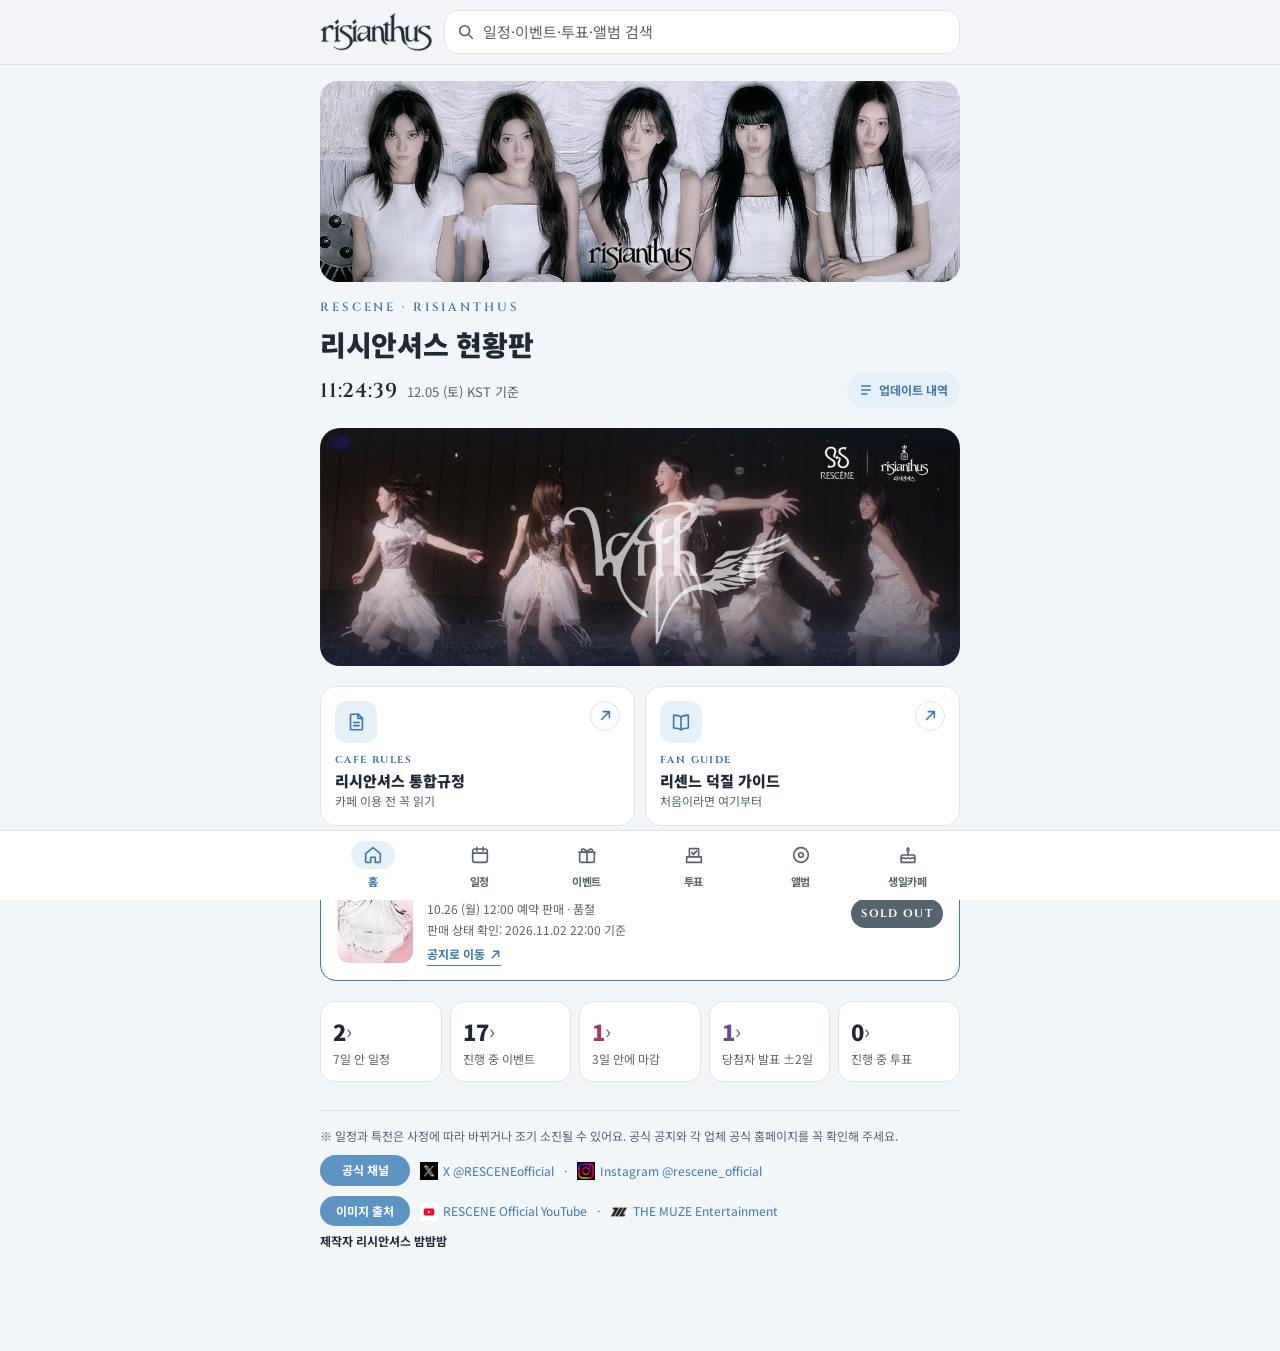
<file: add-function/index.html>
<!doctype html>
<html lang="ko">
<head>
<meta charset="utf-8">
<link rel="icon" type="image/png" href="assets/favicon.png">
<meta name="viewport" content="width=device-width, initial-scale=1.0, viewport-fit=cover">
<title>리시안셔스 현황판 · RESCENE</title>
<meta name="description" content="리센느 PULSE 컴백 카운트다운, 다가오는 일정, 이벤트 마감 현황을 한눈에 보는 리시안셔스 팬 제작 현황판">
<meta property="og:type" content="website">
<meta property="og:title" content="리시안셔스 현황판 · RESCENE">
<meta property="og:description" content="컴백 카운트다운 · 다가오는 일정 · 이벤트 마감 현황">
<meta name="theme-color" content="#3F78AB">
<meta name="apple-mobile-web-app-capable" content="yes">
<meta name="apple-mobile-web-app-title" content="리센느 현황판">
<link rel="preconnect" href="https://fonts.googleapis.com">
<link rel="stylesheet" href="https://fonts.googleapis.com/css2?family=Cinzel:wght@500;600;700&family=Noto+Sans+KR:wght@400;500;700;900&display=swap">
<link rel="stylesheet" href="style.css">
</head>
<body>


<header class="topbar">
  <div class="topbar-in">
    <a class="logo" href="https://cafe.naver.com/re5cene" target="_blank" rel="noopener" aria-label="리시안셔스 네이버 카페로 가기"></a>
    <div class="search">
      <svg viewBox="0 0 20 20" width="18" height="18" aria-hidden="true"><circle cx="8.5" cy="8.5" r="5.5" fill="none" stroke="currentColor" stroke-width="1.8"/><path d="m13 13 4 4" stroke="currentColor" stroke-width="1.8" stroke-linecap="round"/></svg>
      <label class="sr" for="q">검색</label>
      <input id="q" type="search" placeholder="일정·이벤트·투표·앨범 검색" autocomplete="off" enterkeyhint="search">
      <button class="clear" id="qClear" type="button" aria-label="검색어 지우기" hidden><svg viewBox="0 0 16 16" width="14" height="14" aria-hidden="true"><path d="M4 4l8 8M12 4l-8 8" stroke="currentColor" stroke-width="1.8" stroke-linecap="round"/></svg></button>
    </div>
  </div>
</header>

<div class="wrap">
  <section id="home" role="tabpanel" aria-labelledby="tab-home">
  <div class="home-head">
    <a class="banner-link" href="https://cafe.naver.com/re5cene" target="_blank" rel="noopener" aria-label="리시안셔스 네이버 카페로 가기">
      <img class="banner" src="assets/image-02.jpeg" alt="리센느 다섯 멤버 단체 사진과 risianthus 로고" width="1080" height="340">
    </a>
    <div class="eyebrow">RESCENE · RISIANTHUS</div>
    <h1>리시안셔스 현황판</h1>
        <div class="clock-row">
      <div class="clock"><b class="tnum" id="clock">--:--:--</b><span id="today">KST 기준</span></div>
      <button class="upd-btn" id="updBtn" type="button" aria-haspopup="dialog">
        <svg viewBox="0 0 16 16" width="14" height="14" aria-hidden="true"><path d="M3 3.5h10M3 8h10M3 12.5h6" fill="none" stroke="currentColor" stroke-width="1.7" stroke-linecap="round"/></svg>
        업데이트 내역<span class="upd-dot" id="updDot" hidden></span>
      </button>
    </div>
  </div>
  <div class="home-result" id="homeResult" aria-live="polite" hidden></div>

  <img
  class="comeback-banner"
  src="assets/현황판 대문_위드로고.png"
  alt="RESCENE × RISIANTHUS 메인 이미지"
  width="1920"
  height="714"
>
  <div class="hp-row">
    <a class="hp-card" href="https://cafe.naver.com/re5cene/1436" target="_blank" rel="noopener" aria-label="리시안셔스 통합규정 열기">
      <span class="hp-top">
        <span class="hp-ic" aria-hidden="true"><svg viewBox="0 0 24 24" width="22" height="22"><path d="M7 3.5h7.5L19 8v11.5a1 1 0 0 1-1 1H7a1 1 0 0 1-1-1v-15a1 1 0 0 1 1-1z" fill="none" stroke="currentColor" stroke-width="1.8" stroke-linejoin="round"/><path d="M14 3.5V8h5M9.5 12.5h6M9.5 16h6" fill="none" stroke="currentColor" stroke-width="1.8" stroke-linecap="round" stroke-linejoin="round"/></svg></span>
        <span class="hp-go" aria-hidden="true"><svg viewBox="0 0 16 16" width="14" height="14"><path d="M6 3h7v7M13 3 4 12" fill="none" stroke="currentColor" stroke-width="1.8" stroke-linecap="round" stroke-linejoin="round"/></svg></span>
      </span>
      <span class="ls-text">
        <span class="ls-eyebrow">CAFE RULES</span>
        <b class="hp-title">리시안셔스 통합규정</b>
        <span class="ls-sub">카페 이용 전 꼭 읽기</span>
      </span>
    </a>
    <a class="hp-card" href="https://cafe.naver.com/re5cene/1652" target="_blank" rel="noopener" aria-label="리센느 덕질 가이드 열기">
      <span class="hp-top">
        <span class="hp-ic" aria-hidden="true"><svg viewBox="0 0 24 24" width="22" height="22"><path d="M12 6.5C10.3 5 8 4.5 4 4.5v14c4 0 6.3.5 8 2 1.7-1.5 4-2 8-2v-14c-4 0-6.3.5-8 2z" fill="none" stroke="currentColor" stroke-width="1.8" stroke-linejoin="round"/><path d="M12 6.5v14" fill="none" stroke="currentColor" stroke-width="1.8" stroke-linecap="round"/></svg></span>
        <span class="hp-go" aria-hidden="true"><svg viewBox="0 0 16 16" width="14" height="14"><path d="M6 3h7v7M13 3 4 12" fill="none" stroke="currentColor" stroke-width="1.8" stroke-linecap="round" stroke-linejoin="round"/></svg></span>
      </span>
      <span class="ls-text">
        <span class="ls-eyebrow">FAN GUIDE</span>
        <b class="hp-title">리센느 덕질 가이드</b>
        <span class="ls-sub">처음이라면 여기부터</span>
      </span>
    </a>
  </div>
  <a class="ls-card" href="https://naver.me/xSB3cGuj" target="_blank" rel="noopener" aria-label="RESCENE 공식 응원봉 V2 판매 공지 열기">
    <img class="ls-img" src="assets/image-04.jpeg" alt="RESCENE 공식 응원봉 V2" width="200" height="261">
    <span class="ls-text">
      <span class="ls-eyebrow">OFFICIAL LIGHT STICK</span>
      <b class="ls-title">RESCENE OFFICIAL LIGHT STICK V2</b>
      <span class="ls-sub" id="lsSub">10.26 (월) 12:00 판매 시작</span>
      <span class="ls-sub" id="lsChecked"></span>
      <span class="ls-go">공지로 이동<svg viewBox="0 0 16 16" width="12" height="12" aria-hidden="true"><path d="M6 3h7v7M13 3 4 12" fill="none" stroke="currentColor" stroke-width="1.8" stroke-linecap="round" stroke-linejoin="round"/></svg></span>
    </span>
    <span class="ls-badge" id="lsBadge">COMING SOON</span>
  </a>

  <div class="summary" id="summary"></div>

  </section>

  <section id="schedule" role="tabpanel" aria-labelledby="tab-schedule">
    <div class="sec-head">
      <h2><small>SCHEDULE</small>일정</h2>
      <div class="head-right">
        <span class="basis" data-updated title=""><svg viewBox="0 0 16 16" width="13" height="13" aria-hidden="true"><path d="M13.5 8A5.5 5.5 0 1 1 11.9 4.1" fill="none" stroke="currentColor" stroke-width="1.7" stroke-linecap="round"/><path d="M12.4 1.8v2.7H9.7" fill="none" stroke="currentColor" stroke-width="1.7" stroke-linecap="round" stroke-linejoin="round"/><path d="M8 5.2V8l1.9 1.3" fill="none" stroke="currentColor" stroke-width="1.7" stroke-linecap="round"/></svg><span class="basis-date"></span></span>
      </div>
    </div>
    <div class="result" id="scheduleResult" aria-live="polite" hidden></div>
    <div class="filters" role="group" aria-label="월 선택 (여러 개 선택 가능)" id="monthFilters"></div>
    <div class="next" id="next"></div>
    <div id="days"></div>
    <button class="btn" id="pastBtn" type="button"></button>
    <div id="pastDays" hidden></div>
  </section>

  <section id="collab" role="tabpanel" aria-labelledby="tab-collab" hidden>
    <div class="sec-head">
      <h2><small>EVENT</small>이벤트</h2>
      <div class="head-right">
        <div class="sort" role="group" aria-label="정렬 기준" data-sort="collab"><button type="button" data-v="end">마감순</button><button type="button" data-v="start">시작순</button></div>
        <span class="basis" data-updated title=""><svg viewBox="0 0 16 16" width="13" height="13" aria-hidden="true"><path d="M13.5 8A5.5 5.5 0 1 1 11.9 4.1" fill="none" stroke="currentColor" stroke-width="1.7" stroke-linecap="round"/><path d="M12.4 1.8v2.7H9.7" fill="none" stroke="currentColor" stroke-width="1.7" stroke-linecap="round" stroke-linejoin="round"/><path d="M8 5.2V8l1.9 1.3" fill="none" stroke="currentColor" stroke-width="1.7" stroke-linecap="round"/></svg><span class="basis-date"></span></span>
      </div>
    </div>
    <div class="filters" role="group" aria-label="보기 필터 (여러 개 선택 가능)" id="filters"></div>
    <div class="result" id="searchResult" aria-live="polite" hidden></div>
    <div class="cards" id="cards"></div>
    <button class="btn" id="endedBtn" type="button"></button>
  </section>

  <section id="vote" role="tabpanel" aria-labelledby="tab-vote" hidden>
    <div class="sec-head">
      <h2><small>VOTE</small>투표</h2>
      <div class="head-right">
        <div class="sort" role="group" aria-label="정렬 기준" data-sort="vote"><button type="button" data-v="end">마감순</button><button type="button" data-v="start">시작순</button></div>
        <span class="basis" data-updated title=""><svg viewBox="0 0 16 16" width="13" height="13" aria-hidden="true"><path d="M13.5 8A5.5 5.5 0 1 1 11.9 4.1" fill="none" stroke="currentColor" stroke-width="1.7" stroke-linecap="round"/><path d="M12.4 1.8v2.7H9.7" fill="none" stroke="currentColor" stroke-width="1.7" stroke-linecap="round" stroke-linejoin="round"/><path d="M8 5.2V8l1.9 1.3" fill="none" stroke="currentColor" stroke-width="1.7" stroke-linecap="round"/></svg><span class="basis-date"></span></span>
      </div>
    </div>
    <div class="result" id="voteResult" aria-live="polite" hidden></div>
    <div class="cal" id="cal">
      <div class="cal-head">
        <div class="cal-title" id="calTitle"></div>
        <div class="cal-nav">
          <button type="button" id="calPrev" aria-label="이전 달"><svg viewBox="0 0 16 16" width="14" height="14" aria-hidden="true"><path d="M10 3 5 8l5 5" fill="none" stroke="currentColor" stroke-width="1.8" stroke-linecap="round" stroke-linejoin="round"/></svg></button>
          <button type="button" id="calNext" aria-label="다음 달"><svg viewBox="0 0 16 16" width="14" height="14" aria-hidden="true"><path d="m6 3 5 5-5 5" fill="none" stroke="currentColor" stroke-width="1.8" stroke-linecap="round" stroke-linejoin="round"/></svg></button>
        </div>
      </div>
      <div class="cal-grid" id="calGrid"></div>
      <div class="cal-legend"><span><i></i>투표 마감일</span><span><i class="o"></i>마감된 투표</span><span>날짜를 누르면 해당 투표로 이동해요</span></div>
    </div>
    <div class="cards" id="votes"></div>
    <button class="btn" id="voteEndedBtn" type="button"></button>
  </section>

  <section id="album" role="tabpanel" aria-labelledby="tab-album" hidden>
    <div class="sec-head">
      <h2><small>ALBUM GUIDE</small>앨범</h2>
    </div>
    <div class="al-hero">
      <div class="al-hero-text">
        <span class="lbl">RESCENE 4TH MINI ALBUM</span>
        <b>[ PULSE ] 예약 판매</b>
        <span class="tnum">10.13 (화) 12:00 ~ 11.02 (월) 23:59</span>
      </div>
      <span class="status" id="preorderStatus"></span>
    </div>

    <h3 class="sub-h"><small>COMPONENTS</small>버전별 구성</h3>
    <div class="ver-tabs" role="group" aria-label="앨범 버전 선택" id="verTabs"></div>
    <div class="ver-box" id="verBox" aria-live="polite"></div>
    <details class="terms">
      <summary>Wappen · Locket이 뭐예요?</summary>
      <p><b>Wappen (와펜)</b> 이름, 로고 같은 상징을 나타내는 장식용 패치예요. 군복에 붙이는 부대 마크도 와펜의 일종이에요.</p>
      <p><b>Locket (로켓)</b> 사진 등을 넣어 목걸이에 다는 작은 갑이에요. 가족이나 연인 사진을 넣는 용도로 영화에도 자주 나와요.</p>
    </details>
    <p class="al-note">※ 앨범 구성품은 모두 랜덤이에요. 여러 개를 사도 세트로 지급되지 않아요.</p>

    <div class="sub-row">
      <h3 class="sub-h"><small>WHERE TO BUY</small>판매처별 특전<span class="sub-note">카드를 누르면 포토카드 Preview가 떠요</span></h3>
      <label class="switch"><input type="checkbox" id="calcToggle" role="switch"><span class="track" aria-hidden="true"></span><span>계산기</span></label>
    </div>
    <p class="al-note" id="calcHint" hidden>※ 카드의 +/− 로 수량을 담으면 아래에 합계가 나와요. 가격은 판매처 기준이라 배송비·할인은 빠져 있어요.</p>
    <div class="result" id="albumResult" aria-live="polite" hidden></div>
    <div class="filters" role="group" aria-label="판매처 종류 (여러 개 선택 가능)" id="storeFilters"></div>
    <div class="filters" role="group" aria-label="앨범 버전 (여러 개 선택 가능)" id="verFilters"></div>
    <div class="cards" id="stores"></div>
    <p class="al-note">※ 한정 수량이라 조기 소진될 수 있으니 구매 전 꼭 확인해 주세요.</p>

    <h3 class="sub-h"><small>ALBUMS</small>미공개 포토카드 전부 모으려면</h3>
    <div class="collect" id="collect"></div>
    <p class="al-note">※ YES24 QR 특전은 QR SET 구매 기준으로 계산했어요. YES24 Guardian 특전은 중복 없다는 가정 하에 5개로 잡았어요, 올리브영·무신사 오프라인은 온라인과 같은 이미지라 한 번만 계산했어요.</p>
  </section>

    <section id="bday" role="tabpanel" aria-labelledby="tab-bday" hidden>
    <div class="sec-head">
      <h2><small>BIRTHDAY CAFE</small>생일카페</h2>
      <div class="head-right">
        <span class="basis" data-updated title=""><svg viewBox="0 0 16 16" width="13" height="13" aria-hidden="true"><path d="M13.5 8A5.5 5.5 0 1 1 11.9 4.1" fill="none" stroke="currentColor" stroke-width="1.7" stroke-linecap="round"/><path d="M12.4 1.8v2.7H9.7" fill="none" stroke="currentColor" stroke-width="1.7" stroke-linecap="round" stroke-linejoin="round"/><path d="M8 5.2V8l1.9 1.3" fill="none" stroke="currentColor" stroke-width="1.7" stroke-linecap="round"/></svg><span class="basis-date"></span></span>
      </div>
    </div>
    <div class="b-heroes" id="bdHero"></div>
    <div class="b-map" id="bdMap" hidden>
      <div class="b-map-head">
        <div class="b-map-title" id="bdMapTitle"></div>
        <button class="b-map-close" id="bdMapClose" type="button" aria-label="지도 닫기"><svg viewBox="0 0 16 16" width="14" height="14" aria-hidden="true"><path d="M4 4l8 8M12 4l-8 8" stroke="currentColor" stroke-width="1.8" stroke-linecap="round"/></svg></button>
      </div>
      <div class="b-map-jump" id="bdMapJump"></div>
      <div class="b-map-box" id="bdMapBox"><div class="b-map-err">지도를 불러오는 중…</div></div>
      <div class="b-map-note" id="bdMapNote"></div>
    </div>
    <div class="filters" role="group" aria-label="생일 멤버" id="bdWho"></div>
    <div class="filters" role="group" aria-label="지역" id="bdRegion"></div>
    <div class="b-days-wrap"><div class="b-days" role="group" aria-label="날짜별로 보기" id="bdDays"></div></div>
    <div class="result" id="bdCount" aria-live="polite"></div>
    <div class="cards" id="bdCards"></div>
    <button class="btn" id="bdEndedBtn" type="button"></button>
    <p class="al-note">※ 운영 시간·특전 수량은 카페마다 달라요. 방문 전 주최 계정 공지를 꼭 확인해 주세요.</p>
  </section>

  <footer>
  <span>※ 일정과 특전은 사정에 따라 바뀌거나 조기 소진될 수 있어요. 공식 공지와 각 업체 공식 홈페이지를 꼭 확인해 주세요.</span>
  <div class="footer-credit-row"><span class="footer-credit-label">공식 채널</span><div class="footer-credit-links"><a href="https://x.com/RESCENEofficial" target="_blank" rel="noopener noreferrer"><img src="assets/트위터 로고.png" alt="">X @RESCENEofficial</a><span class="footer-credit-sep">·</span><a href="https://www.instagram.com/rescene_official" target="_blank" rel="noopener noreferrer"><img src="assets/인스타 로고.png" alt="">Instagram @rescene_official</a></div></div>
  <div class="footer-credit-row"><span class="footer-credit-label">이미지 출처</span><div class="footer-credit-links"><a href="https://www.youtube.com/@RESCENE_official" target="_blank" rel="noopener noreferrer"><img src="assets/유튜브 로고.png" alt="">RESCENE Official YouTube</a><span class="footer-credit-sep">·</span><a href="https://themuze.kr/" target="_blank" rel="noopener noreferrer"><img src="assets/더뮤즈 로고.png" alt="">THE MUZE Entertainment</a></div></div>
  <span class="maker">제작자 리시안셔스 밤밤밤</span>
</footer>
</div>

<nav class="bnav" role="tablist" aria-label="메뉴">
  <div class="bnav-in">
    <button class="bn" role="tab" id="tab-home" aria-controls="home" type="button"><span class="ic"><svg viewBox="0 0 24 24" width="22" height="22" aria-hidden="true"><path d="M4 10.5 12 4l8 6.5V19a1 1 0 0 1-1 1h-4.5v-5.5h-5V20H5a1 1 0 0 1-1-1z" fill="none" stroke="currentColor" stroke-width="1.8" stroke-linecap="round" stroke-linejoin="round"/></svg></span>홈</button>
    <button class="bn" role="tab" id="tab-schedule" aria-controls="schedule" type="button"><span class="ic"><svg viewBox="0 0 24 24" width="22" height="22" aria-hidden="true"><rect x="4" y="5.5" width="16" height="14.5" rx="2.5" fill="none" stroke="currentColor" stroke-width="1.8" stroke-linecap="round" stroke-linejoin="round"/><path d="M4 10h16M8.5 3.5v4M15.5 3.5v4" fill="none" stroke="currentColor" stroke-width="1.8" stroke-linecap="round" stroke-linejoin="round"/></svg></span>일정</button>
    <button class="bn" role="tab" id="tab-collab" aria-controls="collab" type="button"><span class="ic"><svg viewBox="0 0 24 24" width="22" height="22" aria-hidden="true"><rect x="4" y="9" width="16" height="11" rx="1.5" fill="none" stroke="currentColor" stroke-width="1.8" stroke-linecap="round" stroke-linejoin="round"/><path d="M3 9h18M12 9v11M12 9C10.5 5 6 4.5 6 7s3.5 2 6 2c2.5 0 6 .5 6-2s-4.5-2-6 2" fill="none" stroke="currentColor" stroke-width="1.8" stroke-linecap="round" stroke-linejoin="round"/></svg></span>이벤트</button>
    <button class="bn" role="tab" id="tab-vote" aria-controls="vote" type="button"><span class="ic"><svg viewBox="0 0 24 24" width="22" height="22" aria-hidden="true"><path d="M4 14h16v6H4zM7 14V5h10v9" fill="none" stroke="currentColor" stroke-width="1.8" stroke-linecap="round" stroke-linejoin="round"/><path d="m9.5 9.5 2 2 3.5-4" fill="none" stroke="currentColor" stroke-width="1.8" stroke-linecap="round" stroke-linejoin="round"/></svg></span>투표</button>
    <button class="bn" role="tab" id="tab-album" aria-controls="album" type="button"><span class="ic"><svg viewBox="0 0 24 24" width="22" height="22" aria-hidden="true"><circle cx="12" cy="12" r="8" fill="none" stroke="currentColor" stroke-width="1.8" stroke-linecap="round" stroke-linejoin="round"/><circle cx="12" cy="12" r="2.5" fill="none" stroke="currentColor" stroke-width="1.8" stroke-linecap="round" stroke-linejoin="round"/></svg></span>앨범</button>
    <button class="bn" role="tab" id="tab-bday" aria-controls="bday" type="button"><span class="ic"><svg viewBox="0 0 24 24" width="22" height="22" aria-hidden="true"><path d="M4.5 20h15v-6.5a1.5 1.5 0 0 0-1.5-1.5H6a1.5 1.5 0 0 0-1.5 1.5z" fill="none" stroke="currentColor" stroke-width="1.8" stroke-linejoin="round"/><path d="M4.5 16c1.3 0 1.3-1 2.5-1s1.3 1 2.5 1 1.3-1 2.5-1 1.3 1 2.5 1 1.3-1 2.5-1 1.3 1 2.5 1M12 12V8.5" fill="none" stroke="currentColor" stroke-width="1.8" stroke-linecap="round" stroke-linejoin="round"/><path d="M12 4.2c.9 1 1.2 1.7 1.2 2.3a1.2 1.2 0 0 1-2.4 0c0-.6.3-1.3 1.2-2.3z" fill="none" stroke="currentColor" stroke-width="1.6" stroke-linejoin="round"/></svg></span>생일카페</button>
  </div>
</nav>

<dialog class="vmodal" id="verModal" aria-labelledby="verModalTitle">
  <div class="vm-head">
    <h3 id="verModalTitle">버전 구성</h3>
    <button class="vm-close" id="verModalClose" type="button" aria-label="닫기"><svg viewBox="0 0 16 16" width="16" height="16" aria-hidden="true"><path d="M4 4l8 8M12 4l-8 8" stroke="currentColor" stroke-width="1.8" stroke-linecap="round"/></svg></button>
  </div>
  <div class="vm-body"><img id="verModalImg" alt=""></div>
</dialog>

<dialog class="vmodal upd-modal" id="updModal" aria-labelledby="updModalTitle">
  <div class="vm-head">
    <h3 id="updModalTitle">업데이트 내역<small id="updCount"></small></h3>
    <button class="vm-close" id="updModalClose" type="button" aria-label="닫기"><svg viewBox="0 0 16 16" width="16" height="16" aria-hidden="true"><path d="M4 4l8 8M12 4l-8 8" stroke="currentColor" stroke-width="1.8" stroke-linecap="round"/></svg></button>
  </div>
  <div class="vm-body"><ol class="upd-list" id="updList"></ol></div>
</dialog>

<div class="calcbar" id="calcBar" hidden>
  <details id="calcDetails">
    <summary>
      <span class="cb-l"><span class="cb-k">합계</span><b class="tnum" id="calcTotal">0원</b></span>
      <span class="cb-r"><span class="tnum" id="calcCount">0개 선택</span><svg viewBox="0 0 16 16" width="14" height="14" aria-hidden="true"><path d="m4 10 4-4 4 4" fill="none" stroke="currentColor" stroke-width="1.8" stroke-linecap="round" stroke-linejoin="round"/></svg></span>
    </summary>
    <ul class="cb-list" id="calcList"></ul>
    <button class="btn" id="calcReset" type="button">전체 비우기</button>
  </details>
</div>

<script src="script-1.js"></script>

<script src="script-2.js"></script>

<script src="script-bday.js"></script>
</body>
</html>
</file>
<file: add-function/style.css>
html,body{margin:0}

:root{
  --bg:#F3F6F9; --surface:#FFFFFF; --ink:#1F2A36; --muted:#56646F; --line:#DCE4EA;
  --accent:#3F78AB; --accent-soft:#E6F0F9; --sky:#9CC3E4;
  --rose:#A83A58; --rose-soft:#F8E6EC; --green:#2E5E4A; --green-soft:#DDEBE4; --amber:#8A5A12; --amber-soft:#F6ECDC; --violet:#6A4C9C; --violet-soft:#EEE8F6;
  --cb:#4F6E86; --cb-ink:#FFFFFF; --chip-edge:rgba(31,42,54,.2);
  --display:'Cinzel','Noto Sans KR',serif; --body:'Noto Sans KR','Apple SD Gothic Neo','Malgun Gothic',sans-serif;
}
@media (prefers-color-scheme: dark){:root:not([data-theme="light"]){
  --bg:#0F151C; --surface:#17202A; --ink:#E5ECF2; --muted:#9DABB8; --line:#2A3745;
  --accent:#8DB7DD; --accent-soft:#1C2C3C; --sky:#4E7495;
  --rose:#EC94AD; --rose-soft:#3A1E28; --green:#8FCBAF; --green-soft:#1A2D24; --amber:#E2B46E; --amber-soft:#33281A; --violet:#C4B0EA; --violet-soft:#2A2238; --cb:#34506A; --chip-edge:rgba(255,255,255,.28); color-scheme:dark}}
:root[data-theme="dark"]{
  --bg:#0F151C; --surface:#17202A; --ink:#E5ECF2; --muted:#9DABB8; --line:#2A3745;
  --accent:#8DB7DD; --accent-soft:#1C2C3C; --sky:#4E7495;
  --rose:#EC94AD; --rose-soft:#3A1E28; --green:#8FCBAF; --green-soft:#1A2D24; --amber:#E2B46E; --amber-soft:#33281A; --violet:#C4B0EA; --violet-soft:#2A2238; --cb:#34506A; --chip-edge:rgba(255,255,255,.28); color-scheme:dark}
*{box-sizing:border-box}
[hidden]{display:none!important}
body{background:var(--bg);color:var(--ink);font-family:var(--body);font-size:15px;line-height:1.55;
  padding-left:max(16px,env(safe-area-inset-left,0px));padding-right:max(16px,env(safe-area-inset-right,0px))}
body{padding-bottom:calc(68px + env(safe-area-inset-bottom,0px))}
.wrap{max-width:640px;margin:0 auto;padding-block:16px 32px;display:flex;flex-direction:column;gap:28px}
a{color:var(--accent)}
:focus-visible{outline:2px solid var(--accent);outline-offset:2px;border-radius:6px}
.tnum{font-variant-numeric:tabular-nums}

.topbar{position:sticky;top:0;z-index:20;margin-left:calc(-1 * max(16px,env(safe-area-inset-left,0px)));margin-right:calc(-1 * max(16px,env(safe-area-inset-right,0px)));background:color-mix(in srgb,var(--bg) 90%,transparent);-webkit-backdrop-filter:blur(10px);backdrop-filter:blur(10px);border-bottom:1px solid var(--line)}
.topbar-in{max-width:672px;margin:0 auto;padding:calc(env(safe-area-inset-top,0px) + 10px) max(16px,env(safe-area-inset-right,0px)) 10px max(16px,env(safe-area-inset-left,0px));display:flex;align-items:center;gap:12px}
.logo{flex:none;display:block;width:112px;aspect-ratio:282/96;background:var(--ink);-webkit-mask:url("assets/image-01.png") center/contain no-repeat;mask:url("assets/image-01.png") center/contain no-repeat;transition:background .15s}
.logo:hover{background:var(--accent)}
.topbar .search{flex:1;min-width:0;padding-left:12px}
.topbar .search input{min-height:42px;padding:9px 0}
@media (max-width:420px){.logo{width:96px}.topbar-in{gap:10px}}
.home-head{display:flex;flex-direction:column;gap:6px}
#home{gap:20px}
.home-result{background:var(--surface);border:1px solid var(--line);border-radius:16px;padding:14px 16px;display:flex;flex-direction:column;gap:10px}
.home-result .jump{display:grid;grid-template-columns:repeat(2,1fr);gap:6px}
.home-result .jump button{font:inherit;font-size:14px;font-weight:700;color:var(--ink);background:var(--bg);border:1px solid var(--line);border-radius:12px;min-height:48px;padding:8px 12px;display:flex;justify-content:space-between;align-items:center;gap:8px;cursor:pointer;text-align:left}
.home-result .jump button:hover{border-color:var(--accent);color:var(--accent)}
.home-result .jump button:disabled{opacity:.45;cursor:default;border-color:var(--line);color:var(--muted)}
.home-result .jump b{font-variant-numeric:tabular-nums;color:var(--accent)}
.sub-row{display:flex;justify-content:space-between;align-items:flex-end;gap:12px;margin-top:10px}
.sub-row .sub-h{margin:0}
.sub-note{display:inline-block;margin-left:8px;font-size:12px;font-weight:500;letter-spacing:0;color:var(--muted);vertical-align:2px}
@media (max-width:420px){.sub-note{display:block;margin:4px 0 0}}
.switch{display:inline-flex;align-items:center;gap:8px;font-size:13px;font-weight:700;color:var(--ink);cursor:pointer;min-height:44px;user-select:none}
.switch input{position:absolute;opacity:0;width:1px;height:1px}
.switch .track{width:42px;height:24px;border-radius:999px;background:var(--line);position:relative;transition:background .15s;flex:none}
.switch .track::after{content:"";position:absolute;top:3px;left:3px;width:18px;height:18px;border-radius:999px;background:var(--surface);box-shadow:0 1px 2px rgba(0,0,0,.25);transition:transform .15s}
.switch input:checked + .track{background:var(--accent)}
.switch input:checked + .track::after{transform:translateX(18px)}
.switch input:focus-visible + .track{outline:2px solid var(--accent);outline-offset:2px}
.crows{display:flex;flex-direction:column;gap:6px;border-top:1px dashed var(--line);padding-top:8px}
.crow{display:grid;grid-template-columns:1fr auto auto;align-items:center;gap:10px;font-size:13px}
.crow .cl{color:var(--muted);font-family:var(--display);font-size:11px;letter-spacing:.06em;min-width:0}
.crow .cp{font-weight:700}
.crow.on .cl{color:var(--accent);font-weight:700}
.step{display:inline-flex;align-items:center;border:1px solid var(--line);border-radius:999px;background:var(--bg)}
.step button{font:inherit;width:34px;height:34px;border:0;background:transparent;color:var(--ink);border-radius:999px;cursor:pointer;font-size:17px;line-height:1;display:inline-flex;align-items:center;justify-content:center}
.step button:hover:not(:disabled){background:var(--accent-soft);color:var(--accent)}
.step button:disabled{opacity:.3;cursor:default}
.step output{min-width:22px;text-align:center;font-weight:900;font-variant-numeric:tabular-nums}
.crow.na{color:var(--muted);font-size:12px}
.calcbar{position:fixed;left:0;right:0;bottom:calc(64px + env(safe-area-inset-bottom,0px));z-index:19;padding:0 max(12px,env(safe-area-inset-right,0px)) 8px max(12px,env(safe-area-inset-left,0px));pointer-events:none}
.calcbar details{max-width:616px;margin:0 auto;background:var(--ink);color:var(--surface);border-radius:16px;box-shadow:0 6px 20px rgba(0,0,0,.18);pointer-events:auto;overflow:hidden}
.calcbar summary{list-style:none;display:flex;justify-content:space-between;align-items:center;gap:12px;padding:12px 16px;cursor:pointer;min-height:52px}
.calcbar summary::-webkit-details-marker{display:none}
.cb-l{display:flex;align-items:baseline;gap:8px}
.cb-k{font-size:12px;opacity:.75}
.cb-l b{font-size:20px;font-weight:900}
.cb-r{display:inline-flex;align-items:center;gap:6px;font-size:12px;opacity:.85}
.calcbar details[open] .cb-r svg{transform:rotate(180deg)}
.cb-list{list-style:none;margin:0;padding:0 16px;max-height:40vh;overflow:auto;display:flex;flex-direction:column;gap:6px;font-size:13px}
.cb-list li{display:flex;justify-content:space-between;gap:10px;padding-top:6px;border-top:1px solid color-mix(in srgb,var(--surface) 18%,transparent)}
.cb-list li span:last-child{white-space:nowrap;font-variant-numeric:tabular-nums;font-weight:700}
.cb-list .em{opacity:.7;border:0}
.calcbar .btn{margin:10px 16px 14px;color:var(--surface);border-color:color-mix(in srgb,var(--surface) 35%,transparent);min-height:40px;padding:6px 14px}
.calcbar .btn:hover{background:color-mix(in srgb,var(--surface) 12%,transparent)}
body.calc-open{padding-bottom:calc(136px + env(safe-area-inset-bottom,0px))}
@media (prefers-reduced-motion:reduce){.switch .track,.switch .track::after{transition:none}}
.bnav{position:fixed;left:0;right:0;bottom:0;z-index:20;background:var(--surface);border-top:1px solid var(--line);padding:4px max(6px,env(safe-area-inset-right,0px)) calc(4px + env(safe-area-inset-bottom,0px)) max(6px,env(safe-area-inset-left,0px))}
.bnav-in{max-width:640px;margin:0 auto;display:grid;grid-template-columns:repeat(5,1fr);gap:2px}
.bn{font:inherit;font-size:11px;font-weight:700;color:var(--muted);background:transparent;border:0;border-radius:12px;min-height:56px;padding:6px 2px;display:flex;flex-direction:column;align-items:center;justify-content:center;gap:4px;cursor:pointer;white-space:nowrap;letter-spacing:-.02em}
.bn .ic{position:relative;display:inline-flex;align-items:center;justify-content:center;width:44px;height:28px;border-radius:999px;transition:background .15s}
.bn:hover{color:var(--ink)}
.bn[aria-selected="true"]{color:var(--accent)}
.bn[aria-selected="true"] .ic{background:var(--accent-soft)}
.bn .cnt{position:absolute;top:-4px;right:2px;font-size:10px;font-weight:900;min-width:18px;height:18px;padding:0 4px;border-radius:999px;background:var(--rose);color:var(--surface);display:inline-flex;align-items:center;justify-content:center;border:2px solid var(--surface)}
@media (prefers-reduced-motion:reduce){.bn .ic,.logo{transition:none}}
.home-head .banner-link{display:block;margin-bottom:10px;border-radius:18px;transition:transform .15s,filter .15s}
.home-head .banner-link:hover{filter:brightness(1.04);transform:translateY(-1px)}
@media (prefers-reduced-motion:reduce){.home-head .banner-link{transition:none}.home-head .banner-link:hover{transform:none}}
.eyebrow{font-family:var(--display);letter-spacing:.24em;font-size:12px;color:var(--accent);font-weight:600}
h1{margin:0;font-size:28px;font-weight:900;letter-spacing:-.01em;text-wrap:balance}
.clock{display:flex;gap:10px;align-items:baseline;flex-wrap:wrap;color:var(--muted);font-size:13px}
.clock b{font-family:var(--display);font-size:20px;color:var(--ink);font-weight:600;letter-spacing:.04em}


.comeback{background:var(--cb);color:var(--cb-ink);border-radius:20px;padding:22px 20px;display:flex;flex-direction:column;gap:10px;position:relative;overflow:hidden}
.comeback .lbl{font-family:var(--display);letter-spacing:.2em;font-size:12px;opacity:.85}
.comeback .title{font-size:17px;font-weight:700}
.cd{display:grid;grid-template-columns:repeat(4,1fr);gap:8px}
.cd div{background:color-mix(in srgb,var(--cb-ink) 14%,transparent);border-radius:12px;padding:10px 4px;text-align:center}
.cd b{display:block;font-family:var(--display);font-size:30px;line-height:1.1;font-weight:700}
.cd span{font-size:11px;opacity:.9}
.comeback .sub{font-size:13px;opacity:.92}
.cb-top{display:flex;justify-content:space-between;align-items:center;gap:12px}
.cb-text{display:flex;flex-direction:column;gap:6px;min-width:0}
.pulse-logo{height:76px;width:auto;flex:none;margin:-6px -2px -4px 0}
.comeback-banner {display: block;width: 100%;height: auto;border-radius: 20px;}
.banner{display:block;width:100%;height:auto;aspect-ratio:1080/340;object-fit:cover;border-radius:18px;background:var(--line)}

.summary{display:grid;grid-template-columns:repeat(4,1fr);gap:8px}
@media (max-width:520px){.summary{grid-template-columns:repeat(2,1fr)}}
.summary button{font:inherit;color:var(--ink);text-align:left;cursor:pointer;background:var(--surface);border:1px solid var(--line);border-radius:14px;padding:12px;display:flex;flex-direction:column;gap:2px;min-height:44px;transition:border-color .15s,transform .15s}
.summary button:hover{border-color:var(--accent)}
.summary button:active{transform:scale(.98)}
.summary .st{display:flex;justify-content:space-between;align-items:center;font-size:inherit;color:inherit}
.summary .st .arr{font-size:20px;line-height:1;color:var(--muted)}
.summary button:hover .arr{color:var(--accent)}
@media (prefers-reduced-motion:reduce){.summary button{transition:none}.summary button:active{transform:none}}
.summary b{font-size:22px;font-weight:900}
.summary button > span:last-child{font-size:12px;color:var(--muted)}
.summary .hot b{color:var(--rose)}

section{display:flex;flex-direction:column;gap:14px;scroll-margin-top:72px}
.sec-head{display:flex;justify-content:space-between;align-items:baseline;gap:8px;flex-wrap:wrap}
h2{margin:0;font-size:20px;font-weight:900}
h2 small{font-family:var(--display);font-size:11px;letter-spacing:.2em;color:var(--accent);display:block;font-weight:600}
.head-right{display:flex;align-items:center;gap:6px;flex-wrap:wrap;justify-content:flex-end;align-self:center}
.sort{display:inline-flex;background:var(--surface);border:1px solid var(--line);border-radius:999px;padding:2px;gap:2px}
.sort button{font:inherit;font-size:12px;font-weight:700;border:0;background:transparent;color:var(--muted);border-radius:999px;padding:4px 10px;min-height:30px;cursor:pointer;white-space:nowrap}
.sort button:hover{color:var(--ink)}
.sort button[aria-pressed="true"]{background:var(--ink);color:var(--surface)}
.basis{display:inline-flex;align-items:center;gap:5px;font-size:12px;font-weight:700;color:var(--accent);background:var(--accent-soft);padding:5px 10px;border-radius:999px;font-variant-numeric:tabular-nums;white-space:nowrap;align-self:center}

.next{background:var(--surface);border:1px solid var(--line);border-radius:16px;padding:16px;display:flex;flex-direction:column;gap:4px}
.next .k{font-size:12px;color:var(--accent);font-weight:700;letter-spacing:.06em}
.next .t{font-size:17px;font-weight:700}
.next .m{font-size:13px;color:var(--muted)}

.day{display:grid;grid-template-columns:64px 1fr;gap:12px}
.day+.day{border-top:1px dashed var(--line);padding-top:14px}
.dlabel{display:flex;flex-direction:column;gap:2px}
.dlabel b{font-family:var(--display);font-size:20px;font-weight:700;line-height:1.1}
.dlabel span{font-size:12px;color:var(--muted)}
.dchip{align-self:flex-start;font-size:11px;font-weight:700;padding:2px 8px;border-radius:999px;background:var(--accent-soft);color:var(--accent);margin-top:4px}
.dchip.today{background:var(--rose-soft);color:var(--rose)}
.evs{display:flex;flex-direction:column;gap:8px;min-width:0}
.ev{display:grid;grid-template-columns:48px auto 1fr;gap:8px;align-items:start}
.ev .time{font-size:13px;font-weight:700;padding-top:2px}
.ev .what{min-width:0}
.ev .what b{font-weight:700;display:block;overflow-wrap:anywhere}
.ev .what span{font-size:12px;color:var(--muted)}
.tag{font-size:11px;font-weight:700;padding:3px 8px;border-radius:6px;white-space:nowrap}
.t-공개{background:var(--accent-soft);color:var(--accent)}
.t-공연{background:var(--green-soft);color:var(--green)}
.t-행사{background:var(--amber-soft);color:var(--amber)}
.t-컴백{background:var(--rose-soft);color:var(--rose)}
.t-시상식{background:var(--violet-soft);color:var(--violet)}
.t-기념일{background:var(--rose-soft);color:var(--rose)}
.past .ev,.past .dlabel{opacity:.55}

.btn{font:inherit;font-size:13px;font-weight:700;color:var(--accent);background:transparent;border:1px solid var(--line);border-radius:999px;padding:10px 16px;min-height:44px;cursor:pointer;align-self:flex-start}
.btn:hover{background:var(--accent-soft)}

.filters{display:flex;gap:6px;flex-wrap:wrap}
.search{display:flex;align-items:center;gap:8px;background:var(--surface);border:1px solid var(--line);border-radius:14px;padding:0 6px 0 14px;color:var(--muted)}
.search:focus-within{border-color:var(--accent)}
.search input{flex:1;min-width:0;border:0;background:transparent;font:inherit;font-size:15px;color:var(--ink);padding:12px 0;min-height:46px;outline:none}
.search input::placeholder{color:var(--muted)}
.search input::-webkit-search-cancel-button{display:none}
.search .clear{display:inline-flex;align-items:center;justify-content:center;width:40px;height:40px;border:0;border-radius:10px;background:transparent;color:var(--muted);cursor:pointer}
.search .clear:hover{background:var(--accent-soft);color:var(--accent)}
.sr{position:absolute;width:1px;height:1px;overflow:hidden;clip:rect(0 0 0 0);white-space:nowrap}
.result{font-size:13px;color:var(--muted)}
.result b{color:var(--ink)}
mark{background:var(--accent-soft);color:var(--accent);border-radius:3px;padding:0 1px}
.chip{font:inherit;font-size:13px;font-weight:700;border:1px solid var(--line);background:var(--surface);color:var(--ink);border-radius:999px;padding:8px 14px;min-height:40px;cursor:pointer}
.chip[aria-pressed="true"]{background:var(--ink);color:var(--surface);border-color:var(--ink)}
.chip .n{opacity:.7;font-weight:500;margin-left:4px}

.cards{display:flex;flex-direction:column;gap:10px}
.card{background:var(--surface);border:1px solid var(--line);border-radius:16px;padding:14px 16px;display:flex;flex-direction:column;gap:8px}
.card.urgent{border-color:var(--rose)}
a.card{text-decoration:none;color:inherit;transition:border-color .15s,transform .15s}
a.card:hover{border-color:var(--accent);transform:translateY(-1px)}
.go{display:inline-flex;align-items:center;gap:4px;align-self:flex-end;font-size:12px;font-weight:700;color:var(--accent);min-height:24px}
@media (prefers-reduced-motion:reduce){a.card{transition:none}a.card:hover{transform:none}}
.card.ended{opacity:.55}
.row1{display:flex;justify-content:space-between;gap:8px;align-items:flex-start}
.brand{font-size:13px;color:var(--muted);font-weight:500}
.brand b{color:var(--ink);font-weight:700}
.status{font-size:12px;font-weight:900;white-space:nowrap;padding:3px 9px;border-radius:999px;background:var(--accent-soft);color:var(--accent)}
.status.urgent{background:var(--rose);color:var(--surface)}
.status.ongoing{background:var(--green-soft);color:var(--green)}
.status.soon{background:var(--amber-soft);color:var(--amber)}
.status.ended{background:var(--line);color:var(--muted)}
.ctitle{font-weight:700;font-size:16px;overflow-wrap:anywhere}
.ctitle .new{font-size:11px;font-weight:900;color:var(--rose);margin-right:6px}
.meta{display:flex;gap:6px;flex-wrap:wrap;align-items:center;font-size:12px;color:var(--muted)}
.collab-start-dates{display:flex;flex-direction:column;gap:2px;flex-basis:100%;}
.ann{font-size:11px;font-weight:700;padding:2px 8px;border-radius:6px;background:var(--amber-soft);color:var(--amber)}
.how{--hc:var(--muted);display:inline-flex;align-items:center;gap:5px;font-size:12px;font-weight:700;padding:3px 9px 3px 7px;border-radius:8px;border:1px solid color-mix(in srgb,var(--hc) 45%,transparent);background:color-mix(in srgb,var(--hc) 12%,var(--surface));color:var(--ink)}.how svg{color:var(--hc);flex:none}
.kind{font-family:var(--display);font-size:10px;letter-spacing:.14em;font-weight:700;color:var(--accent)}
ul.gifts{margin:0;padding:0;list-style:none;display:flex;flex-direction:column;gap:3px;font-size:13px}
ul.gifts li{display:flex;justify-content:space-between;gap:10px}
ul.gifts li span:last-child{color:var(--muted);white-space:nowrap}
.empty{color:var(--muted);font-size:14px;padding:16px;text-align:center;border:1px dashed var(--line);border-radius:14px}

footer{font-size:12px;color:var(--muted);display:flex;flex-direction:column;gap:6px;border-top:1px solid var(--line);padding-top:16px}
footer .maker{font-weight:700;color:var(--ink)}
.footer-credit-row{display:grid;grid-template-columns:90px minmax(0,1fr);align-items:start;gap:10px;margin-top:4px}
.footer-credit-label{display:inline-flex;align-items:center;justify-content:center;padding:6px 10px;background:#5C94C3;color:#FFFFFF;border-radius:999px;font-size:12px;font-weight:700;white-space:nowrap}
.footer-credit-links{display:flex;align-items:center;flex-wrap:wrap;gap:6px 10px;min-width:0;padding-top:4px}
.footer-credit-links a{display:inline-flex;align-items:center;gap:5px;color:var(--accent);text-decoration:none;font-size:12px;min-height:24px}
.footer-credit-links a:hover{text-decoration:underline}
.footer-credit-links img{display:block;width:18px;height:18px;object-fit:contain;flex:none}
.footer-credit-sep{color:var(--muted)}
@media (max-width:520px){.footer-credit-row{grid-template-columns:1fr;gap:4px}.footer-credit-label{justify-self:start}}
@media (max-width:420px){.pulse-logo{height:58px}.cd b{font-size:24px}.day{grid-template-columns:52px 1fr}.ev{grid-template-columns:44px 1fr}.ev .tag{grid-column:2;justify-self:start;order:-1}}
@media (prefers-reduced-motion:reduce){*{scroll-behavior:auto!important}}
html{scroll-behavior:smooth}

.cal{background:var(--surface);border:1px solid var(--line);border-radius:16px;padding:14px;display:flex;flex-direction:column;gap:10px}
.cal-head{display:flex;justify-content:space-between;align-items:center;gap:8px}
.cal-title{font-family:var(--display);font-weight:700;font-size:16px;letter-spacing:.08em}
.cal-title span{font-family:var(--body);font-size:12px;color:var(--muted);font-weight:500;letter-spacing:0;margin-left:6px}
.cal-nav{display:flex;gap:4px}
.cal-nav button{width:36px;height:36px;border-radius:10px;border:1px solid var(--line);background:transparent;color:var(--ink);cursor:pointer;display:inline-flex;align-items:center;justify-content:center}
.cal-nav button:disabled{opacity:.3;cursor:default}
.cal-grid{display:grid;grid-template-columns:repeat(7,1fr);gap:2px;text-align:center}
.cal-grid .wd{font-family:var(--display);font-size:10px;letter-spacing:.1em;color:var(--muted);padding-bottom:4px}
.cal-grid .wd.sun{color:var(--rose)}
.cd-cell{font:inherit;border:0;background:transparent;color:var(--ink);border-radius:10px;min-height:46px;padding:4px 0;display:flex;flex-direction:column;align-items:center;gap:2px;font-size:13px;font-variant-numeric:tabular-nums}
.cd-cell.sun{color:var(--rose)}
.cd-cell.today .n{outline:2px solid var(--accent);outline-offset:1px;border-radius:999px}
.cd-cell .n{width:24px;height:24px;display:inline-flex;align-items:center;justify-content:center}
.cd-cell.has{cursor:pointer}
.cd-cell.has .n{background:var(--accent);color:var(--surface);border-radius:999px;font-weight:700}
.cd-cell.has.over .n{background:var(--line);color:var(--muted)}
.cd-cell.has:hover{background:var(--accent-soft)}
.cd-cell .k{font-size:9px;font-weight:700;color:var(--accent);line-height:1.1;max-width:100%;overflow:hidden;text-overflow:ellipsis;white-space:nowrap;padding:0 2px}
.cd-cell.over .k{color:var(--muted)}
.cal-legend{font-size:12px;color:var(--muted);display:flex;gap:12px;flex-wrap:wrap}
.cal-legend i{display:inline-block;width:10px;height:10px;border-radius:999px;background:var(--accent);margin-right:4px;vertical-align:-1px}
.cal-legend i.o{background:var(--line)}
.vcard{background:var(--surface);border:1px solid var(--line);border-radius:16px;padding:14px 16px;display:flex;flex-direction:column;gap:10px;scroll-margin-top:80px}
.vcard.urgent{border-color:var(--rose)}
.vcard.ended{opacity:.55}
.vcard.flash{box-shadow:0 0 0 3px var(--accent-soft);border-color:var(--accent)}
.vkey{font-family:var(--display);font-weight:700;font-size:13px;letter-spacing:.12em;color:var(--accent)}
.vtitle{font-weight:700;font-size:16px;overflow-wrap:anywhere}
.vdl{margin:0;display:grid;grid-template-columns:auto 1fr;gap:4px 12px;font-size:13px}
.vdl dt{color:var(--muted);white-space:nowrap}
.vdl dd{margin:0;min-width:0}
.unite{font-size:12px;background:var(--bg);border-radius:10px;padding:8px 10px;display:flex;flex-direction:column;gap:2px}
.unite b{font-size:12px}
.unite .u-line{display:flex;align-items:center;gap:6px;flex-wrap:wrap;font-size:13px;line-height:1.6}
.unite .u-ic{width:18px;text-align:center}
.unite .u-g{color:var(--ink)}
.unite .u-bar{color:var(--muted)}
.unite .u-name{font-size:13px;font-weight:900}
.unite .u-en{color:var(--ink);margin-left:-3px}
.u-blue{color:#2B78DC}
.u-rose{color:#D8345A}
@media (prefers-color-scheme: dark){:root:not([data-theme="light"]) .u-blue{color:#7DB4FF}:root:not([data-theme="light"]) .u-rose{color:#FF8AA3}}
:root[data-theme="dark"] .u-blue{color:#7DB4FF}
:root[data-theme="dark"] .u-rose{color:#FF8AA3}
.vdeadline{font-size:12px;color:var(--muted)}
@media (prefers-reduced-motion:no-preference){.vcard{transition:box-shadow .3s,border-color .3s}}

.al-hero{background:var(--cb);color:var(--cb-ink);border-radius:16px;padding:16px;display:flex;justify-content:space-between;align-items:center;gap:12px;flex-wrap:wrap;position:relative;padding-bottom:38px}
.al-hero-text{display:flex;flex-direction:column;gap:2px;min-width:0}
.al-hero .lbl{font-family:var(--display);letter-spacing:.18em;font-size:11px;opacity:.85}
.al-hero b{font-size:18px}
.al-hero .tnum{font-size:13px;opacity:.92}
.sub-h{margin:10px 0 0;font-size:17px;font-weight:900}
.sub-h small{display:block;font-family:var(--display);font-size:10px;letter-spacing:.2em;color:var(--accent);font-weight:600}
.ver-tabs{display:grid;grid-template-columns:repeat(5,1fr);gap:4px;background:var(--surface);border:1px solid var(--line);border-radius:14px;padding:4px}
.ver-tabs button{font:inherit;font-size:13px;font-weight:700;border:0;border-radius:10px;background:transparent;color:var(--muted);min-height:40px;cursor:pointer;padding:4px 2px}
.ver-tabs button[aria-pressed="true"]{background:var(--accent);color:var(--surface)}
.ver-photo{font:inherit;font-size:13px;font-weight:700;color:var(--accent);background:var(--accent-soft);border:0;border-radius:999px;min-height:40px;padding:6px 14px;margin:10px 0 8px;display:inline-flex;align-items:center;gap:6px;cursor:pointer}
.ver-photo:hover{filter:brightness(.97)}
.vmodal{padding:0;border:0;border-radius:18px;background:var(--surface);color:var(--ink);width:min(560px,calc(100vw - 24px));max-height:calc(100dvh - 24px);overflow:hidden;box-shadow:0 20px 50px rgba(0,0,0,.3)}
.vmodal[open]{display:flex;flex-direction:column}
.vmodal::backdrop{background:rgba(10,14,22,.6)}
.vm-head{display:flex;justify-content:space-between;align-items:center;gap:12px;padding:10px 10px 10px 18px;border-bottom:1px solid var(--line);flex:none}
.vm-head h3{margin:0;font-size:16px;font-weight:900}
.vm-close{width:44px;height:44px;border:0;border-radius:999px;background:transparent;color:var(--ink);cursor:pointer;display:inline-flex;align-items:center;justify-content:center}
.vm-close:hover{background:var(--accent-soft)}
.vm-body{overflow:auto;overscroll-behavior:contain;-webkit-overflow-scrolling:touch}
.vm-body img{display:block;width:100%;height:auto}
body.modal-open{overflow:hidden}
.ver-box{background:var(--surface);border:1px solid var(--line);border-radius:16px;padding:6px 16px}
.ver-row{display:grid;grid-template-columns:96px 1fr;gap:12px;padding:10px 0;font-size:14px;align-items:baseline}
.ver-row+.ver-row{border-top:1px solid var(--line)}
.ver-row dt{color:var(--muted);font-size:13px}
.ver-row dd{margin:0;min-width:0}
.ver-row .rnd{color:var(--muted);font-size:12px;margin-left:6px}
.ver-row.only dt{color:var(--accent);font-weight:700}
.ver-row .none{color:var(--muted)}
.ex-list{display:flex;flex-direction:column;gap:4px}
.ex-list span b{font-weight:700}
.terms{background:var(--surface);border:1px solid var(--line);border-radius:14px;padding:0 16px;font-size:13px}
.terms summary{cursor:pointer;font-weight:700;min-height:44px;display:flex;align-items:center}
.terms p{margin:0 0 10px;color:var(--muted)}
.terms p b{color:var(--ink);margin-right:6px}
.al-note{margin:0;font-size:12px;color:var(--muted)}
.scard.has-pic{cursor:pointer;transition:border-color .15s}
.scard.has-pic:hover{border-color:var(--accent)}
.s-pic{font:inherit;font-size:12px;font-weight:700;color:var(--accent);background:var(--accent-soft);border:0;border-radius:999px;min-height:32px;padding:4px 10px;display:inline-flex;align-items:center;gap:5px;cursor:pointer;white-space:nowrap;flex:none}
.s-pic:hover{filter:brightness(.96)}
.s-right{display:flex;flex-direction:column;align-items:flex-end;gap:6px;flex:none}
@media (prefers-reduced-motion:reduce){.scard.has-pic{transition:none}}
.scard{background:var(--surface);border:1px solid var(--line);border-radius:16px;padding:14px 16px;display:flex;flex-direction:column;gap:10px}
.scard.ended{opacity:.55}
.sold-pill{display:inline-flex;align-items:center;font-family:inherit;font-size:11px;font-weight:900;letter-spacing:0;line-height:1;padding:3px 7px;margin:0 6px 0 0;border-radius:999px;background:var(--rose);color:var(--surface);vertical-align:2px}
.cl .sold-pill,.prices span .sold-pill{margin:0 0 0 6px}
.prices .sold-pill,.cl .sold-pill{color:var(--surface)}
.prices .soldout b{text-decoration:line-through;color:var(--muted)}
.crow.soldout .cp{text-decoration:line-through;color:var(--muted)}
.s-head{display:flex;justify-content:space-between;align-items:flex-start;gap:8px}
.s-name{font-weight:900;font-size:16px}
.s-name small{display:block;font-family:var(--display);font-size:10px;letter-spacing:.16em;color:var(--accent);font-weight:700}
.s-sub{font-size:12px;color:var(--muted);font-weight:500;margin-left:4px}
.vchips{display:flex;gap:4px;flex-wrap:wrap}
.vchip{display:inline-flex;align-items:center;gap:4px;font-size:11px;font-weight:700;padding:2px 8px 2px 6px;border-radius:6px;background:var(--accent-soft);color:var(--accent);border:1px solid var(--chip-edge)}
.vchip svg{flex:none}
.vchip.all{background:var(--surface);color:var(--ink)}
.vdots{display:inline-flex;gap:2px}
.vdots i{width:7px;height:7px;border-radius:999px;border:1px solid var(--chip-edge);display:block}
.vdot{width:12px;height:12px;border-radius:999px;border:1px solid var(--chip-edge);flex:none;display:inline-block}
.perk{font-weight:700;font-size:15px}
.perk span{font-weight:500;font-size:12px;color:var(--muted);margin-left:6px}
.prices{display:flex;gap:16px;flex-wrap:wrap;font-size:13px;border-top:1px dashed var(--line);padding-top:8px}
.prices b{font-size:15px}
.prices span{color:var(--muted);margin-right:4px}
.pgrid{display:grid;grid-template-columns:repeat(auto-fill,minmax(130px,1fr));gap:4px 16px;font-size:13px;border-top:1px dashed var(--line);padding-top:8px}
.pgrid div{display:flex;justify-content:space-between;gap:8px}
.pgrid span{color:var(--muted);font-family:var(--display);font-size:11px;letter-spacing:.06em}
.collect{display:grid;grid-template-columns:repeat(5,1fr);gap:6px}
.collect div{background:var(--surface);border:1px solid var(--line);border-radius:12px;padding:10px 4px;text-align:center;display:flex;flex-direction:column;gap:2px}
.collect span{font-family:var(--display);font-size:10px;letter-spacing:.08em;color:var(--muted)}
.collect b{font-size:20px;font-weight:900}
.collect .total{grid-column:1/-1;flex-direction:row;justify-content:space-between;align-items:center;padding:14px 20px;text-align:left;background:var(--accent);border-color:var(--accent);color:var(--surface)}
.collect .total span{font-size:13px;letter-spacing:.04em;font-family:var(--body);font-weight:500}
.collect .total b{font-size:26px}
.collect .total span{color:var(--surface);opacity:.85}
@media (max-width:420px){.collect{grid-template-columns:repeat(3,1fr)}.ver-row{grid-template-columns:80px 1fr}}
.ls-card{display:grid;grid-template-columns:auto 1fr auto;align-items:center;gap:14px;padding:14px 16px;border-radius:16px;background:var(--surface);border:1.5px solid var(--accent);color:var(--ink);text-decoration:none;transition:transform .15s,background .15s}
.ls-card:hover{background:var(--accent-soft);transform:translateY(-1px)}
.ls-img{width:76px;height:auto;aspect-ratio:200/261;object-fit:cover;border-radius:12px;flex:none;display:block;max-width:100%}
.ls-text{display:flex;flex-direction:column;gap:2px;min-width:0}
.ls-eyebrow{font-family:var(--display);font-size:10px;letter-spacing:.2em;color:var(--accent);font-weight:700}
.ls-title{font-family:var(--display);font-size:15px;font-weight:700;letter-spacing:.03em;line-height:1.3;overflow-wrap:anywhere}
.ls-go{display:inline-flex;align-items:center;gap:4px;align-self:flex-start;margin-top:4px;font-size:12px;font-weight:700;color:var(--accent);border-bottom:1px solid currentColor;padding-bottom:1px}
.ls-card:hover .ls-go{color:var(--ink)}
.ls-sub{font-size:12px;color:var(--muted);font-variant-numeric:tabular-nums}
.ls-badge.on{background:var(--rose)}
.ls-badge.sold{background:var(--muted);color:var(--surface)}
.ls-badge{font-family:var(--display);font-size:11px;font-weight:700;letter-spacing:.12em;white-space:nowrap;padding:6px 10px;border-radius:999px;background:var(--accent);color:var(--surface)}
@media (max-width:420px){.ls-card{grid-template-columns:auto 1fr;gap:12px}.ls-img{grid-row:span 2;width:68px}.ls-badge{grid-column:2;justify-self:start;padding:4px 9px}}
@media (prefers-reduced-motion:reduce){.ls-card{transition:none}.ls-card:hover{transform:none}}
.vcard .vdl dd { white-space: pre-line; }
.al-hero .preorder-notice-btn{position:absolute;right:16px;bottom:12px;display:inline-block;width:auto;margin:0;padding:0;border:0;border-radius:0;background:transparent;color:#FFFFFF;font-size:12px;font-weight:700;text-decoration:none;cursor:pointer;z-index:1}.al-hero .preorder-notice-btn:hover{color:#FFFFFF;text-decoration:underline}.al-hero .preorder-notice-btn:focus-visible{outline:2px solid #FFFFFF;outline-offset:3px}
.vcard .vdl dt.condition-label { align-self: center; }

/* 업데이트 내역 스타일 */
.clock-row{display:flex;justify-content:space-between;align-items:center;gap:10px;flex-wrap:wrap}
.upd-btn{font:inherit;font-size:12px;font-weight:700;color:var(--accent);background:var(--accent-soft);border:0;border-radius:999px;min-height:36px;padding:6px 12px;display:inline-flex;align-items:center;gap:6px;cursor:pointer;position:relative;white-space:nowrap}
.upd-btn:hover{filter:brightness(.96)}
.upd-dot{width:7px;height:7px;border-radius:999px;background:var(--rose);margin-left:-2px;align-self:flex-start;margin-top:4px}
.upd-modal{width:min(480px,calc(100vw - 24px));max-height:min(640px,calc(100dvh - 48px))}
.upd-modal .vm-head h3 small{font-size:12px;font-weight:700;color:var(--muted);margin-left:4px}
.upd-modal .vm-body{padding:4px 18px 18px}
.upd-list{list-style:none;margin:0;padding:0;display:flex;flex-direction:column}
.upd-day{padding:14px 0;display:flex;flex-direction:column;gap:8px}
.upd-day+.upd-day{border-top:1px dashed var(--line)}
.upd-date{display:flex;align-items:baseline;gap:8px;position:sticky;top:0;background:var(--surface);padding:2px 0;z-index:1}
.upd-date b{font-family:var(--display);font-size:17px;font-weight:700}
.upd-date span{font-size:12px;color:var(--muted)}
.upd-date .new{font-size:11px;font-weight:900;color:var(--rose)}
.upd-group{display:grid;grid-template-columns:auto 1fr;gap:8px;align-items:start}
.upd-group .tag:not([class*="t-"]){background:var(--line);color:var(--muted)}
.upd-items{margin:0;padding:0 0 0 2px;list-style:none;display:flex;flex-direction:column;gap:3px;font-size:14px;min-width:0}
.upd-items li{position:relative;padding-left:12px;overflow-wrap:anywhere}
.upd-items li::before{content:"";position:absolute;left:0;top:.68em;width:4px;height:4px;border-radius:999px;background:var(--muted)}
.upd-list .empty{margin-top:14px}

/*업데이트 버전 표시*/
.upd-version{display:inline-block;margin-left:7px;color:var(--muted);font-size:11px;font-weight:700;font-variant-numeric:tabular-nums}

/*연합투표 쉬운설명 추가*/
.unite .u-dir{flex:none;font-size:11px;font-weight:900;line-height:1;padding:4px 7px;border-radius:999px;letter-spacing:-.01em}
.unite .u-dir.give{background:color-mix(in srgb,#2B78DC 14%,var(--surface));color:#2B78DC}
.unite .u-dir.get{background:color-mix(in srgb,#D8345A 14%,var(--surface));color:#D8345A}
@media (prefers-color-scheme: dark){:root:not([data-theme="light"]) .unite .u-dir.give{color:#7DB4FF}:root:not([data-theme="light"]) .unite .u-dir.get{color:#FF8AA3}}
:root[data-theme="dark"] .unite .u-dir.give{color:#7DB4FF}
:root[data-theme="dark"] .unite .u-dir.get{color:#FF8AA3}
.unite .u-line{flex-wrap:nowrap;align-items:flex-start}
.unite .u-line .u-dir,.unite .u-line .u-ic{margin-top:3px}
.unite .u-txt{min-width:0}
.unite .u-txt .u-en{margin-left:0}
.upd-group{grid-template-columns:52px 1fr}
.upd-group .upd-items{grid-column:1 / -1}

/* 당발필터 */
@media (min-width:521px){.summary{grid-template-columns:repeat(5,1fr)}}
@media (max-width:520px){.summary button:last-child:nth-child(odd){grid-column:1 / -1}}
.summary .ann-tile b{color:var(--violet)}
.ann.near{background:var(--violet-soft);color:var(--violet)}
.cards.ann-view .card.ended{opacity:1}
/*투표 서브타이틀*/
.vhead{display:flex;flex-direction:column;gap:6px}
/* 공지 바로가기 */
.hp-row{display:grid;grid-template-columns:repeat(2,minmax(0,1fr));gap:10px}
.hp-card{display:flex;flex-direction:column;gap:10px;padding:14px;border-radius:16px;background:var(--surface);border:1px solid var(--line);color:var(--ink);text-decoration:none;min-width:0;transition:transform .15s,border-color .15s,background .15s}
.hp-card:hover{border-color:var(--accent);background:var(--accent-soft);transform:translateY(-1px)}
.hp-top{display:flex;justify-content:space-between;align-items:flex-start;gap:8px}
.hp-ic{width:42px;height:42px;border-radius:12px;background:var(--accent-soft);color:var(--accent);display:inline-flex;align-items:center;justify-content:center;flex:none}
.hp-card:hover .hp-ic{background:var(--surface)}
.hp-go{width:30px;height:30px;border-radius:999px;display:inline-flex;align-items:center;justify-content:center;color:var(--accent);border:1px solid var(--line);flex:none}
.hp-card:hover .hp-go{border-color:var(--accent)}
.hp-title{font-size:15px;font-weight:900;line-height:1.3;word-break:keep-all;overflow-wrap:anywhere}
.hp-card .ls-eyebrow{letter-spacing:.14em}
@media (max-width:360px){.hp-card{padding:12px}.hp-title{font-size:14px}}
@media (prefers-reduced-motion:reduce){.hp-card{transition:none}.hp-card:hover{transform:none}}
.vsub{align-self:flex-start;font-size:14px;font-weight:700;line-height:1.4;color:var(--accent);background:var(--accent-soft);padding:4px 10px;border-radius:8px;overflow-wrap:anywhere}
/* 생일카페 */
.bnav-in{display:flex;overflow-x:auto;overscroll-behavior-x:contain;scrollbar-width:none;-webkit-overflow-scrolling:touch}
.bnav-in::-webkit-scrollbar{display:none}
.bnav-in .bn{flex:1 1 0;min-width:max(48px,max-content);padding:6px 4px}
.bnav-in.more-r{-webkit-mask-image:linear-gradient(90deg,#000 calc(100% - 28px),transparent);mask-image:linear-gradient(90deg,#000 calc(100% - 28px),transparent)}
.bnav-in.more-l{-webkit-mask-image:linear-gradient(90deg,transparent,#000 28px);mask-image:linear-gradient(90deg,transparent,#000 28px)}
.bnav-in.more-l.more-r{-webkit-mask-image:linear-gradient(90deg,transparent,#000 28px,#000 calc(100% - 28px),transparent);mask-image:linear-gradient(90deg,transparent,#000 28px,#000 calc(100% - 28px),transparent)}
html{-webkit-text-size-adjust:100%;text-size-adjust:100%}
@media (max-width:380px){.bn{font-size:10px;letter-spacing:-.04em}.bn .ic{width:38px}}
.b-heroes{display:grid;grid-template-columns:1fr 1fr;gap:8px}
.b-hero{--mc:var(--violet);--ms:var(--violet-soft);font:inherit;text-align:left;cursor:pointer;color:var(--ink);background:var(--surface);border:1.5px solid var(--line);border-radius:16px;padding:12px 14px;display:flex;flex-direction:column;gap:2px;transition:border-color .15s,background .15s}
.b-hero.minami{--mc:var(--rose);--ms:var(--rose-soft)}
.b-hero:hover{border-color:var(--mc)}
.b-hero[aria-pressed="true"]{border-color:var(--mc);background:var(--ms)}
.bh-top{display:flex;justify-content:space-between;align-items:baseline;gap:6px}
.bh-top b{font-size:18px;font-weight:900;color:var(--mc)}
.bh-dd{font-family:var(--display);font-weight:700;font-size:15px;color:var(--mc);letter-spacing:.04em}
.bh-date{font-size:13px;color:var(--muted)}
.bh-n{font-size:13px;font-weight:700}
.b-days-wrap{margin:0 -16px;padding:0 16px;overflow-x:auto;scrollbar-width:none;-webkit-overflow-scrolling:touch}
.b-days-wrap::-webkit-scrollbar{display:none}
.b-days{display:flex;gap:6px;width:max-content;padding:2px 0}
.b-day{font:inherit;min-width:52px;border:1px solid var(--line);background:var(--surface);color:var(--ink);border-radius:14px;padding:6px 4px;display:flex;flex-direction:column;align-items:center;gap:0;cursor:pointer;line-height:1.25}
.b-day b{font-family:var(--display);font-size:18px;font-weight:700}
.b-day .b-wd{font-size:11px;color:var(--muted);font-weight:700}
.b-day .b-k{font-size:11px;color:var(--accent);font-weight:700}
.b-day.all b{font-family:var(--body);font-size:14px;font-weight:900;padding:3px 0}
.b-day.sun .b-wd{color:var(--rose)}
.b-day.sat .b-wd{color:var(--accent)}
.b-day.today{border-color:var(--accent)}
.b-day.bd{position:relative}
.b-day.bd::after{content:"🎂";position:absolute;top:-8px;right:-4px;font-size:13px}
.b-day[aria-pressed="true"]{background:var(--ink);border-color:var(--ink);color:var(--surface)}
.b-day[aria-pressed="true"] .b-wd,.b-day[aria-pressed="true"] .b-k{color:var(--surface);opacity:.85}
.b-day:disabled{opacity:.4;cursor:default}
.bcard{background:var(--surface);border:1px solid var(--line);border-radius:16px;padding:14px 16px;display:flex;flex-direction:column;gap:6px}
.bcard.urgent{border-color:var(--rose)}
.bcard.ended{opacity:.55}
.b-who{display:flex;gap:4px;flex-wrap:wrap}
.b-m{font-size:12px;font-weight:900;padding:3px 9px;border-radius:999px;background:var(--violet-soft);color:var(--violet)}
.b-m.minami{background:var(--rose-soft);color:var(--rose)}
.b-title{font-weight:900;font-size:16px;line-height:1.4;overflow-wrap:anywhere}
.b-place{display:flex;align-items:center;gap:6px;font-size:14px;margin-top:2px}
.b-region{font-size:11px;font-weight:700;padding:2px 7px;border-radius:6px;background:var(--accent-soft);color:var(--accent)}
.b-addr{display:inline-flex;align-items:center;gap:4px;align-self:flex-start;font-size:13px;color:var(--muted);text-decoration:none;border-bottom:1px dashed currentColor}
.b-addr:hover{color:var(--accent)}
.b-period{font-size:13px;font-weight:700}
.b-perks{margin:4px 0 0;display:grid;grid-template-columns:auto 1fr;gap:3px 12px;font-size:13px;background:var(--bg);border-radius:10px;padding:8px 10px}
.b-perks dt{color:var(--muted);white-space:nowrap}
.b-perks dd{margin:0;font-weight:700}
.b-foot{display:flex;justify-content:flex-end;border-top:1px dashed var(--line);padding-top:8px;margin-top:2px}
.b-host{display:inline-flex;align-items:center;gap:4px;font-size:12px;font-weight:700;color:var(--accent);text-decoration:none;min-height:24px}
.b-host:hover{text-decoration:underline}
.b-host.off{color:var(--muted)}
@media (prefers-reduced-motion:reduce){.b-hero{transition:none}}
.bh-map{margin-top:6px;font-size:12px;font-weight:700;color:var(--mc)}
.b-map{background:var(--surface);border:1px solid var(--line);border-radius:16px;padding:12px;display:flex;flex-direction:column;gap:8px}
.b-map-head{display:flex;justify-content:space-between;align-items:center;gap:8px}
.b-map-title{font-size:15px;font-weight:900}
.b-map-title b{color:var(--accent)}
.b-map-close{width:36px;height:36px;border:0;border-radius:999px;background:transparent;color:var(--ink);cursor:pointer;display:inline-flex;align-items:center;justify-content:center}
.b-map-close:hover{background:var(--accent-soft)}
.b-map-jump{display:flex;gap:6px;flex-wrap:wrap}
.b-map-jump:empty{display:none}
.b-map-jump button{font:inherit;font-size:12px;font-weight:700;border:1px solid var(--line);background:var(--bg);color:var(--ink);border-radius:999px;padding:5px 12px;min-height:32px;cursor:pointer}
.b-map-jump button:hover{border-color:var(--accent);color:var(--accent)}
.b-map-box{height:min(62vh,420px);border-radius:12px;overflow:hidden;background:var(--bg);position:relative;z-index:0}
.b-map-err{display:flex;align-items:center;justify-content:center;height:100%;font-size:13px;color:var(--muted);text-align:center;padding:16px}
.b-map-note{font-size:12px;color:var(--muted)}
.bm-wrap{display:block;width:30px;height:30px;cursor:pointer}
.bm-pin{--pc:var(--violet);display:flex;align-items:center;justify-content:center;width:26px;height:26px;margin:2px;border-radius:50% 50% 50% 0;transform:rotate(-45deg);background:var(--pc);border:2px solid #fff;box-shadow:0 2px 6px rgba(0,0,0,.35);color:#fff;font:900 12px/1 var(--body)}
.bm-pin.minami{--pc:var(--rose)}
.bm-pin.both{background:linear-gradient(135deg,var(--violet) 50%,var(--rose) 50%)}
.bm-pin.cluster{border-radius:50%;transform:none;width:30px;height:30px;margin:0;font-size:13px}
.bm-pin i{font-style:normal}
.bm-pin:not(.cluster) i{transform:rotate(45deg)}
.leaflet-popup-content{margin:12px 14px;font-family:var(--body)}
.leaflet-popup-content-wrapper,.leaflet-popup-tip{background:var(--surface);color:var(--ink)}
.bm-pop{display:flex;flex-direction:column;gap:10px;max-height:260px;overflow:auto}
.bm-one{display:flex;flex-direction:column;gap:3px}
.bm-one+.bm-one{border-top:1px dashed var(--line);padding-top:10px}
.bm-t{font-size:14px;line-height:1.35}
.bm-c{font-size:13px;font-weight:700}
.bm-d{font-size:12px;color:var(--muted)}
.bm-links{display:flex;gap:6px;margin-top:4px}
.bm-links button,.bm-links a{font:inherit;font-size:12px;font-weight:700;border:0;border-radius:999px;padding:5px 10px;cursor:pointer;text-decoration:none;background:var(--accent-soft);color:var(--accent)}
.bcard.flash{box-shadow:0 0 0 3px var(--accent-soft);border-color:var(--accent)}
@media (prefers-reduced-motion:no-preference){.bcard{transition:box-shadow .3s,border-color .3s}}
.b-map-box.dark .leaflet-tile-pane{filter:invert(1) hue-rotate(180deg) brightness(.9) contrast(.9)}
.bm-kpop{position:relative;margin-bottom:34px;background:var(--surface);color:var(--ink);border-radius:12px;box-shadow:0 4px 16px rgba(0,0,0,.25);padding:12px 14px;width:240px;font-family:var(--body);font-size:13px;line-height:1.45;white-space:normal}
.bm-kpop::after{content:"";position:absolute;left:50%;bottom:-8px;margin-left:-8px;border:8px solid transparent;border-bottom:0;border-top-color:var(--surface)}
.bm-x{position:absolute;top:4px;right:4px;width:28px;height:28px;border:0;border-radius:999px;background:transparent;color:var(--muted);cursor:pointer;font-size:13px}
.bm-x:hover{background:var(--accent-soft);color:var(--accent)}
.bm-kpop .bm-one:first-child{padding-right:20px}
</file>
